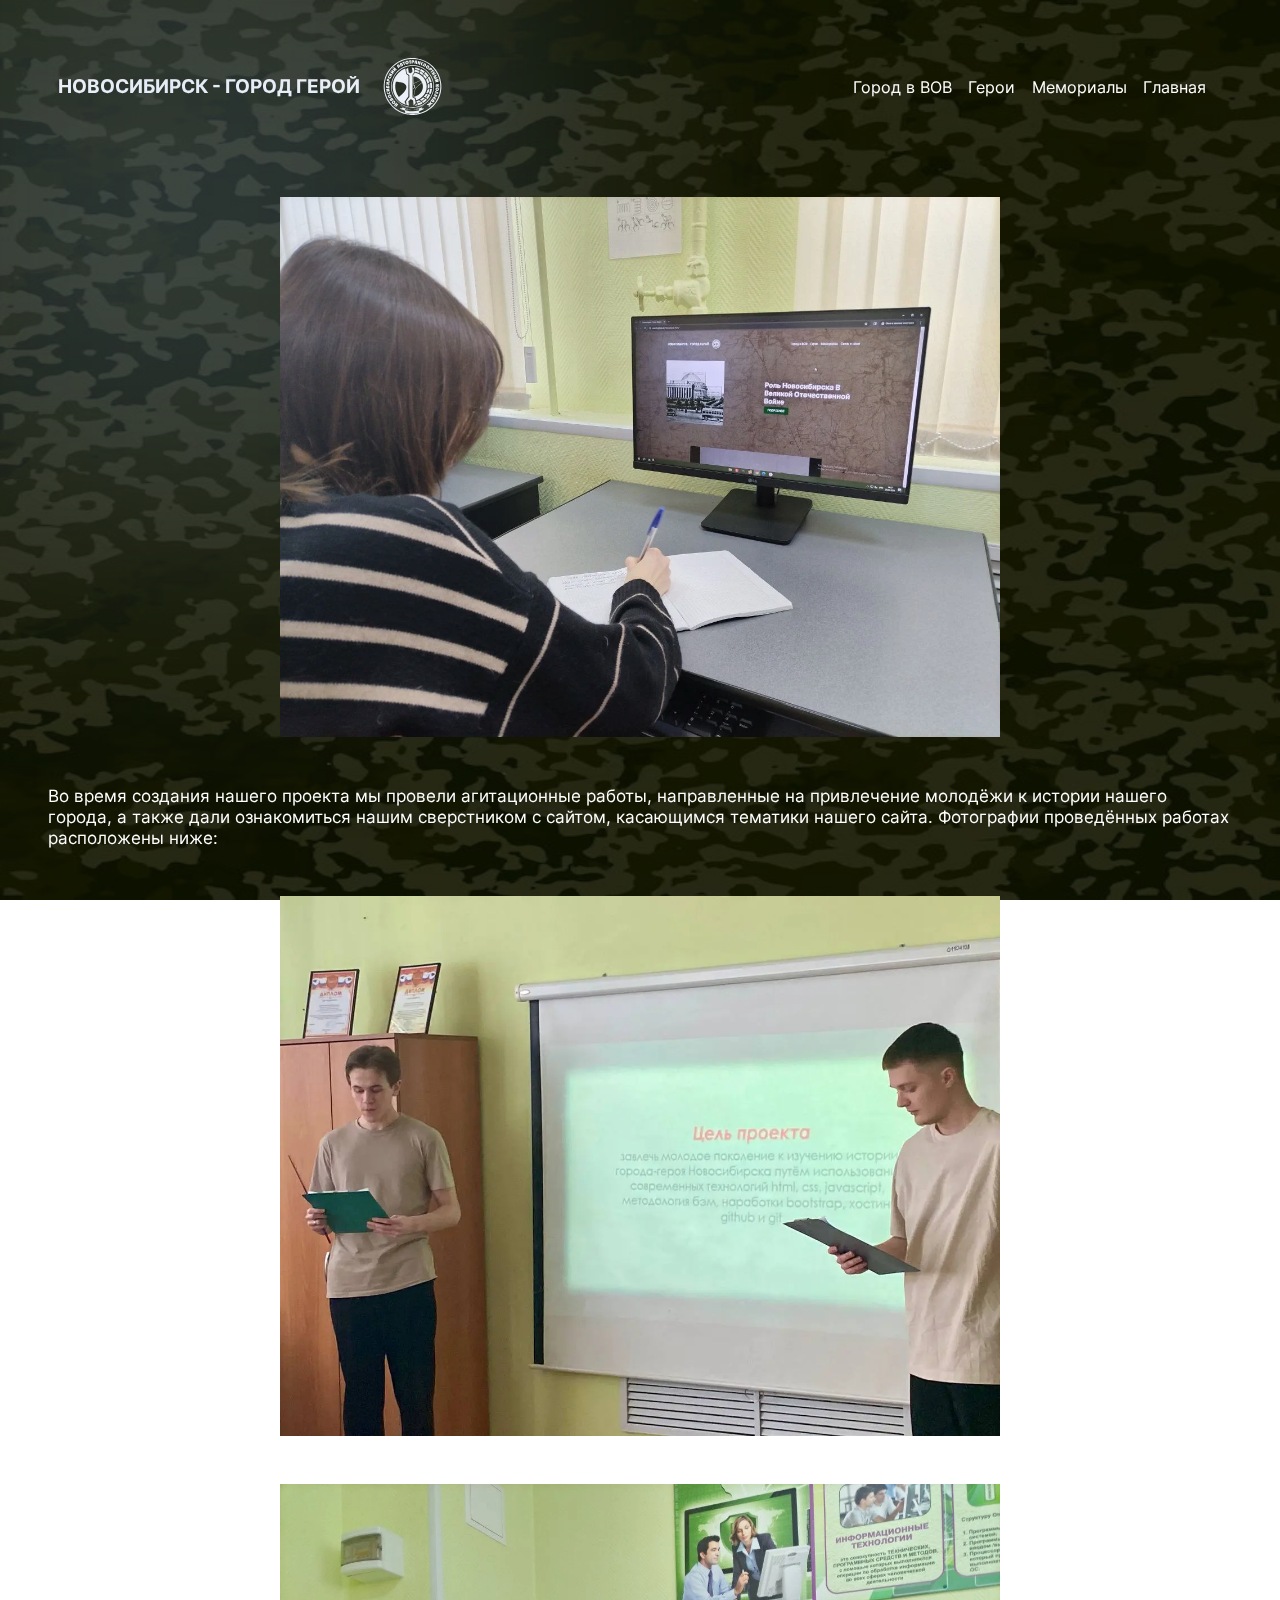
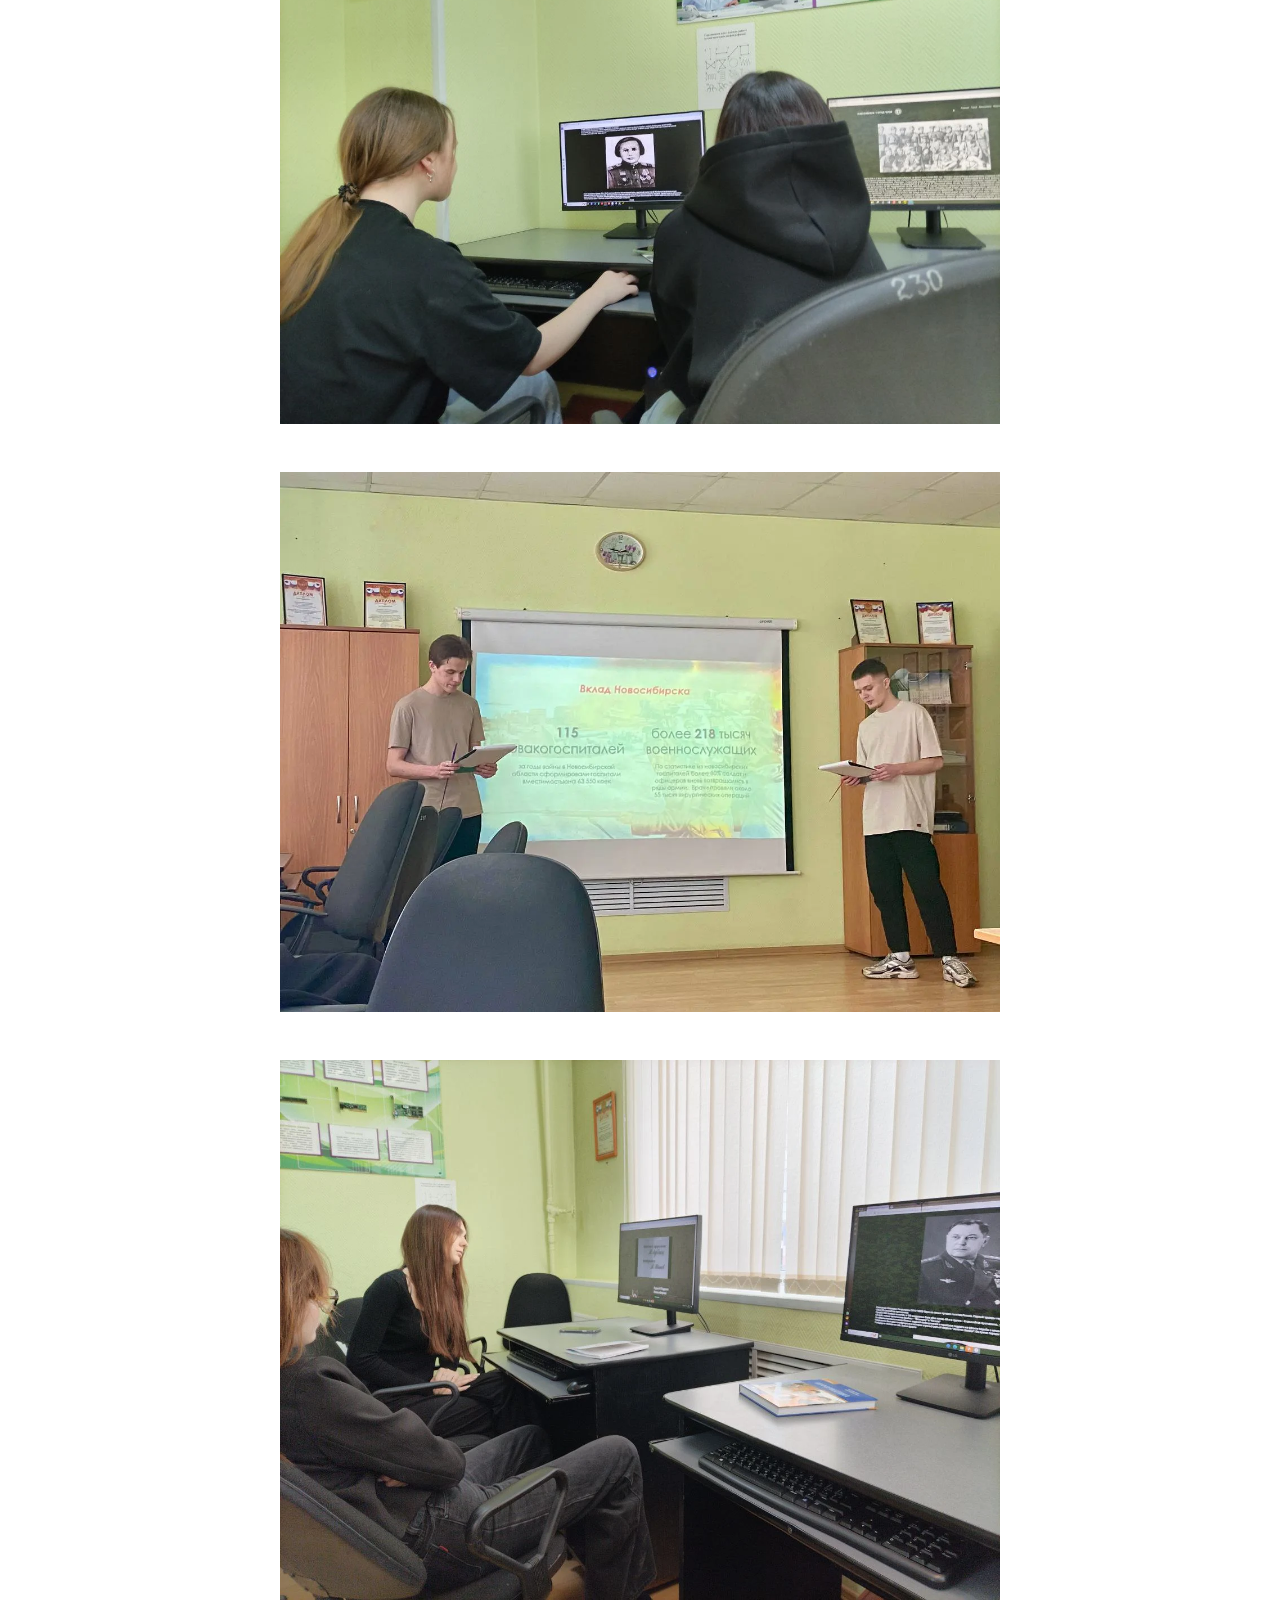
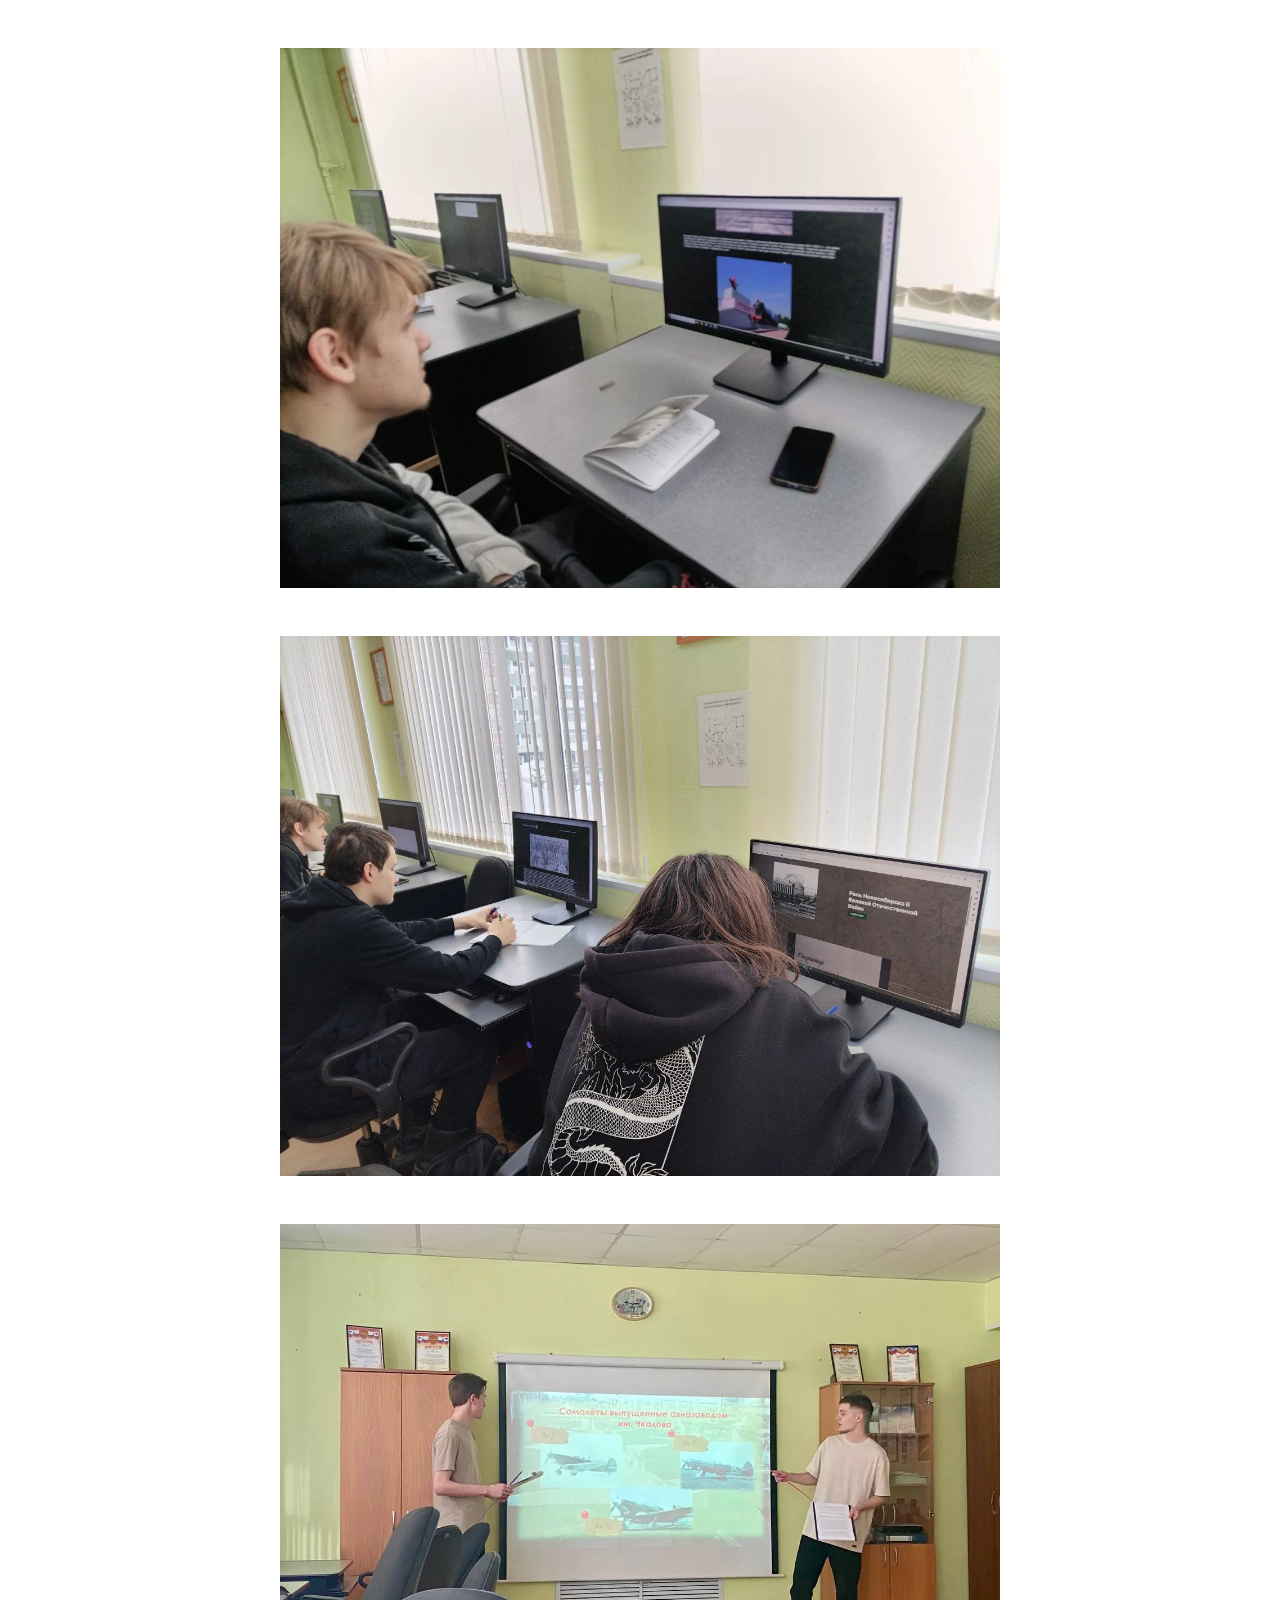
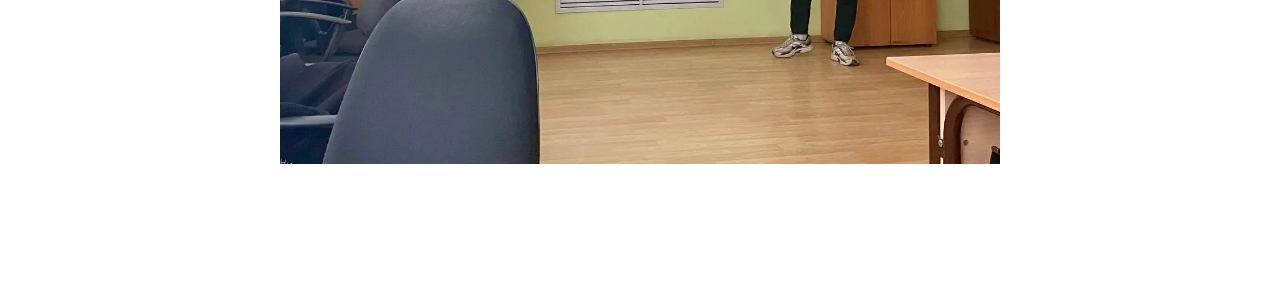
<file: pages/events.html>
<!DOCTYPE html>
<html lang="en">
  <head>
    <meta charset="UTF-8" />
    <title>Новосибирск - Город Трудовой доблести </title>
    <meta http-equiv="X-UA-Compatible" content="IE=edge" />
    <meta name="viewport" content="width=device-width, initial-scale=1.0" />
    <meta
      name="description"
      content="НАК"
    />
    <link rel="stylesheet" href="../css/style.min.css" />
  </head>
  <body>
    <img class="img-body" src="../img/main-phone.webp" alt="main-fone">
    <div class="main">
      <div class="wrapper block-center">
        <div class="ellipse ellipse_1"></div>
        <header class="header">
          <div class="header__container">
            <div class="header__logo anim" href>
              <div class="header__logo__text">Новосибирск - Город Герой</div>
               <img class="header__logo__img" src="../img/logo.svg" alt="">
            </div>
            <nav class="header__nav menu">
                <div class="header__nav-link anim">
                  <a href="./nsk.html">Город в ВОВ</a>
                </div>
                <div class="header__nav-link anim">
                  <a href="./heroes.html">Герои</a>
                </div>
                <div class="header__nav-link anim">
                  <a href="./memorials.html">Мемориалы</a>
                </div>
                <div class="header__nav-link anim">
                  <a href="../index.html">Главная</a>
                </div>
              </nav>
            <div class="burger">
              <div class="menu-btn anim">
                <span></span>
                <span></span>
                <span></span>
              </div>
            </div>
          </div>
        </header>
        <div class="margin-bottom-80px"></div>
        <div class="margin-bottom-10px"></div>
        <div class="margin-bottom-10px"></div>
        <section class="hero block-flex" id="hero">
            <img src="../img/ev (1).webp" class="img-ad text-center block-flex block-center">
            <div class="margin-bottom-50px"></div>
              <p>Во время создания нашего проекта мы провели агитационные работы, направленные на привлечение молодёжи к истории нашего города, а также дали ознакомиться нашим сверстником с сайтом, касающимся тематики нашего сайта. Фотографии проведённых работах расположены ниже:
                </p>
                <div class="margin-bottom-50px"></div>
                <img src="../img/ev (2).webp" class="img-ad text-center block-flex block-center">
                <div class="margin-bottom-50px"></div>
                <img src="../img/ev (3).webp" class="img-ad text-center block-flex block-center">
                <div class="margin-bottom-50px"></div>

                <img src="../img/ev (4).webp" class="img-ad text-center block-flex block-center">
                <div class="margin-bottom-50px"></div>
                <img src="../img/ev (5).webp" class="img-ad text-center block-flex block-center">
                <div class="margin-bottom-50px"></div>
                <img src="../img/ev (6).webp" class="img-ad text-center block-flex block-center">
                <div class="margin-bottom-50px"></div>
                <div class="margin-bottom-50px"></div>
                <img src="../img/ev (7).webp" class="img-ad text-center block-flex block-center">
                <div class="margin-bottom-50px"></div>
                <div class="margin-bottom-50px"></div>
                <img src="../img/ev (8).webp" class="img-ad text-center block-flex block-center">
                <div class="margin-bottom-50px"></div>
              <div class="margin-bottom-10px"></div>
        </section>
          <div class="margin-bottom-10px"></div>
          <div class="root text-center">
            <p>© НАК</p>
          </div>
    </div>
    <script src="https://cdnjs.cloudflare.com/ajax/libs/jquery/3.3.1/jquery.min.js"></script>
    <script src="../js/main.min.js"></script>
  </body>
</html>
</file>
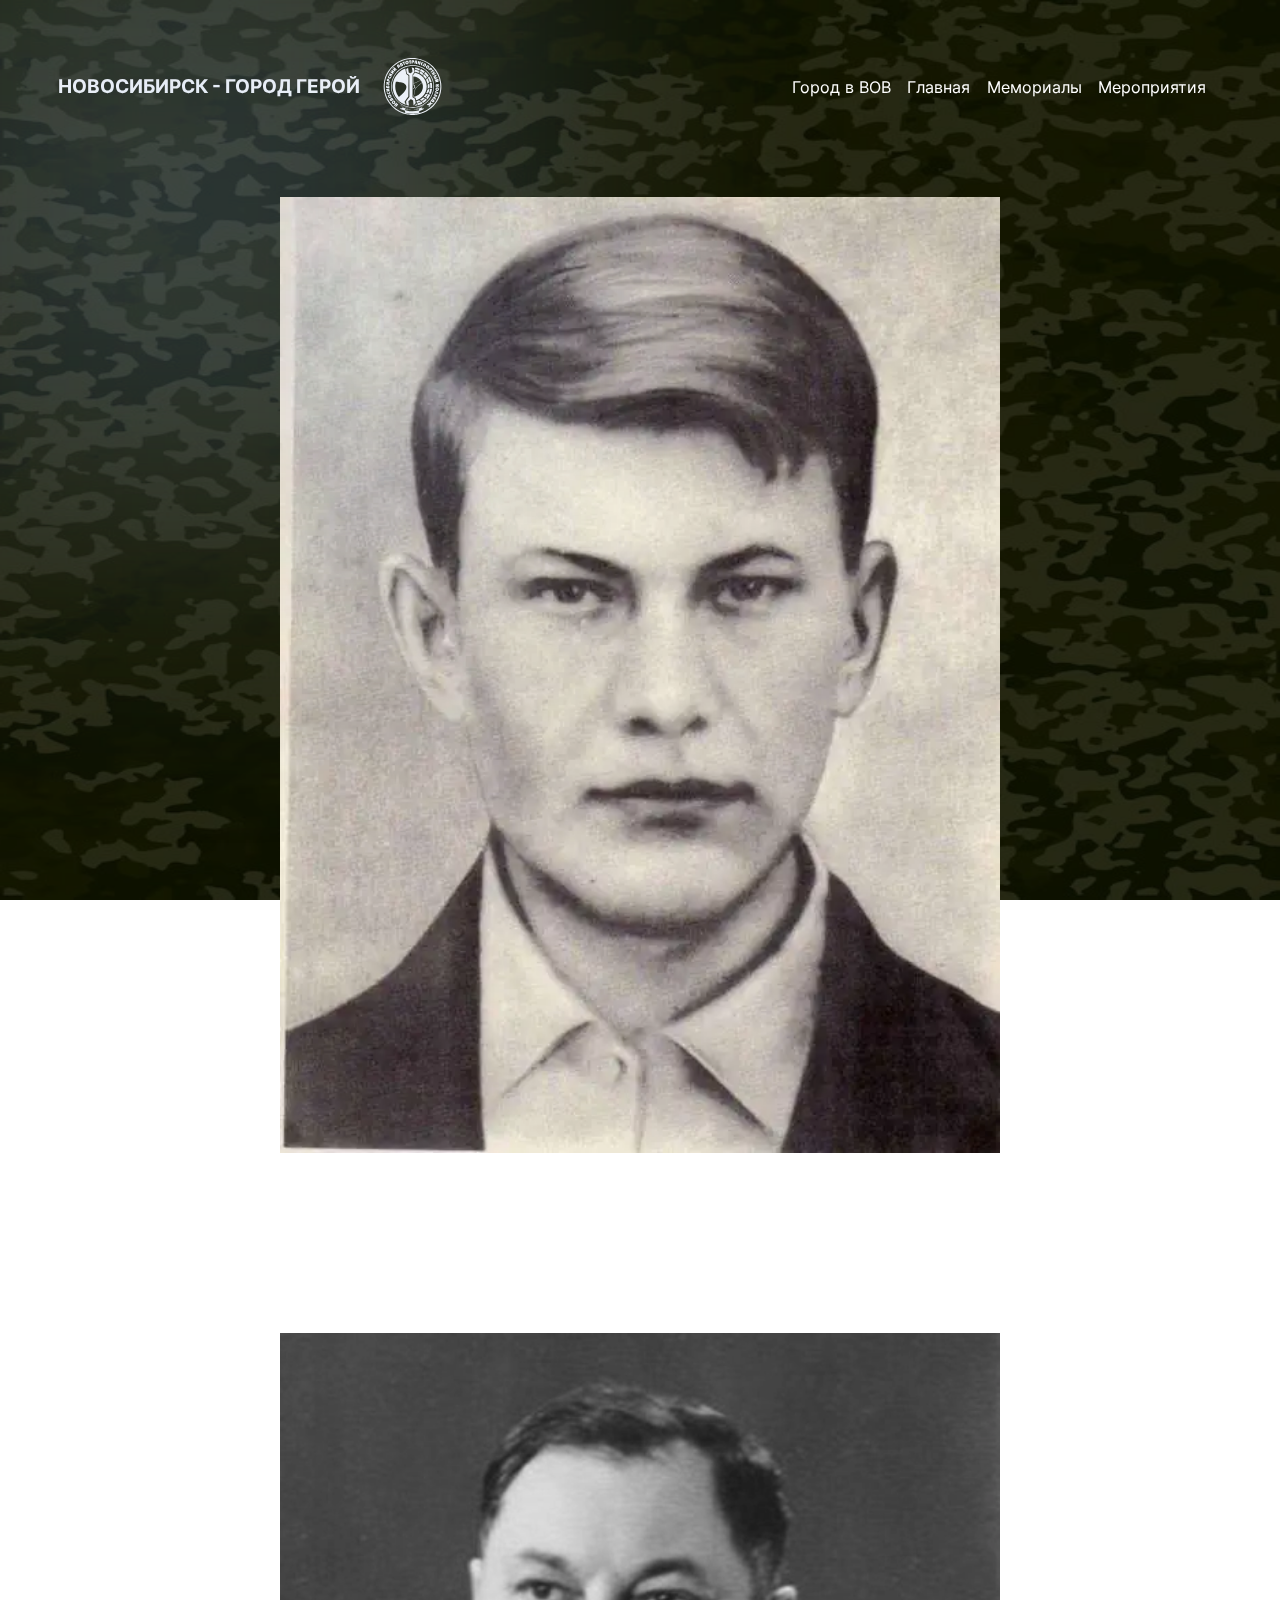
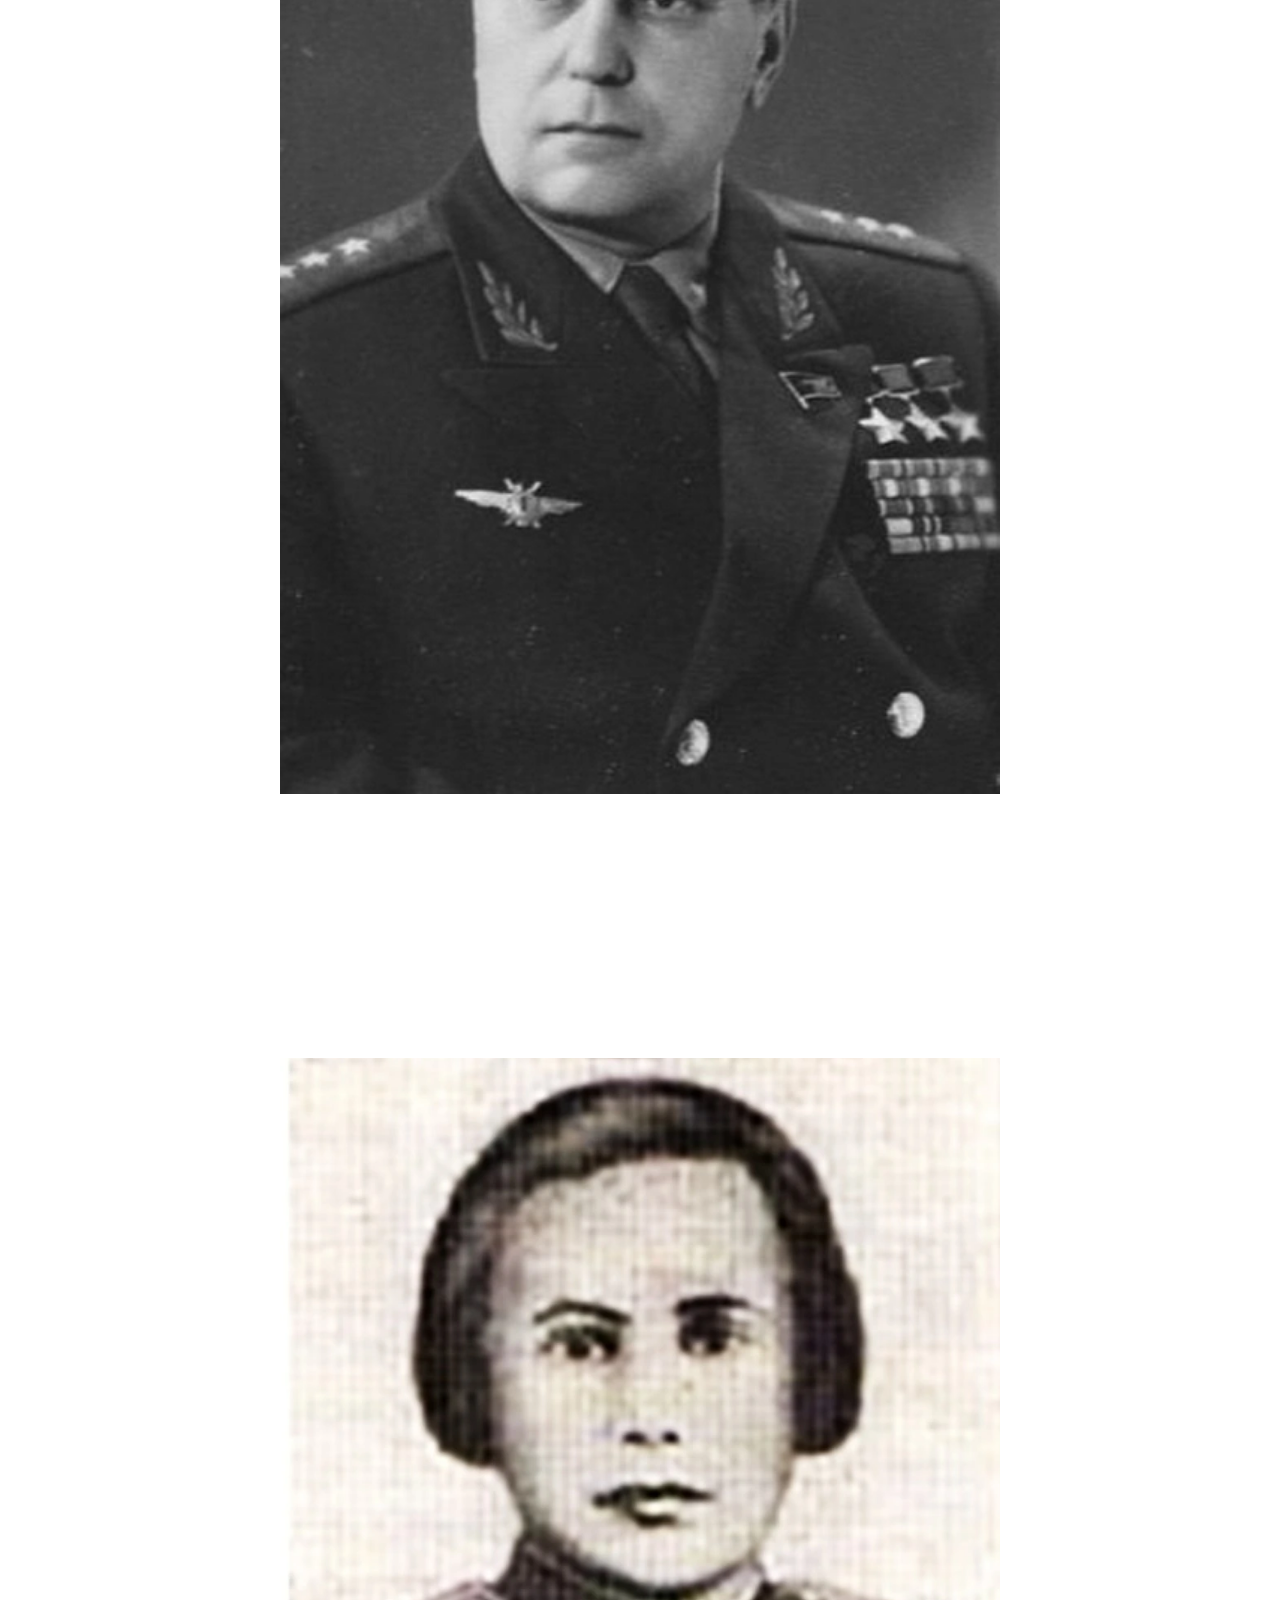
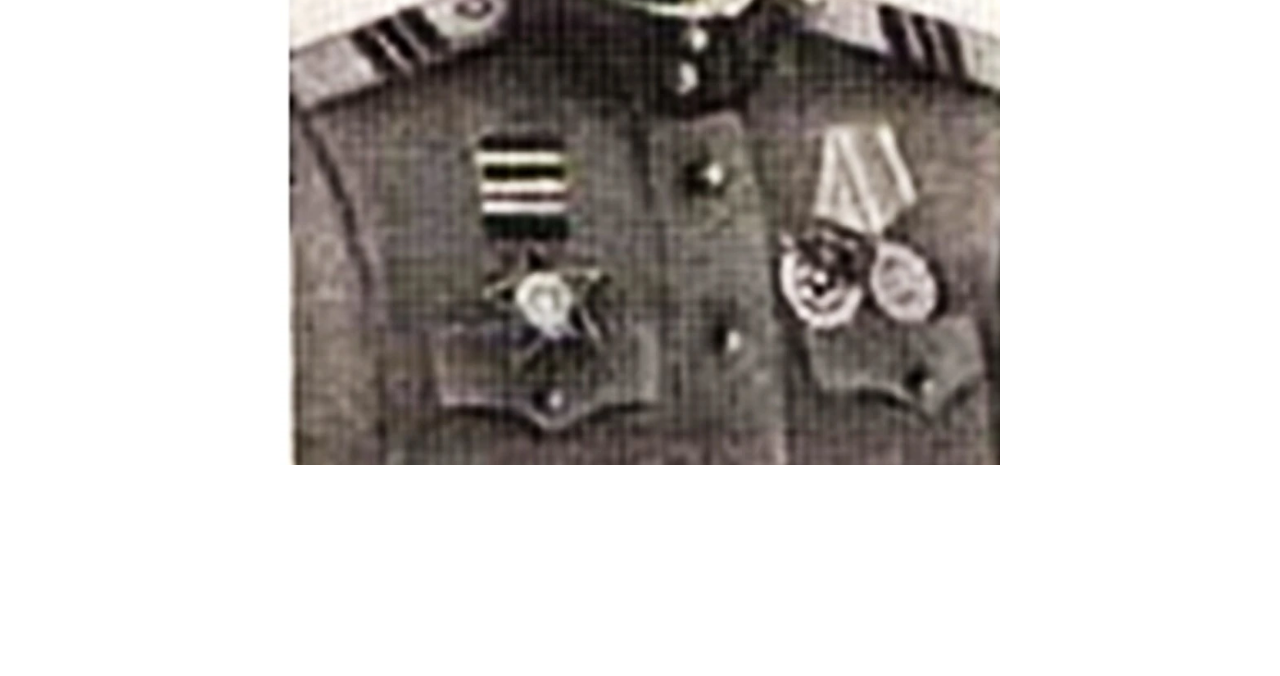
<file: pages/heroes.html>
<!DOCTYPE html>
<html lang="en">
  <head>
    <meta charset="UTF-8" />
    <title>Новосибирск - Город Трудовой доблести </title>
    <meta http-equiv="X-UA-Compatible" content="IE=edge" />
    <meta name="viewport" content="width=device-width, initial-scale=1.0" />
    <meta
      name="description"
      content="НАК"
    />
    <link rel="stylesheet" href="../css/style.min.css" />
  </head>
  <body>
    <img class="img-body" src="../img/main-phone.webp" alt="main-fone">
    <div class="main">
      <div class="wrapper block-center">
        <div class="ellipse ellipse_1"></div>
        <header class="header">
          <div class="header__container">
            <div class="header__logo anim" href>
              <div class="header__logo__text">Новосибирск - Город Герой</div>
               <img class="header__logo__img" src="../img/logo.svg" alt="">
            </div>
            <nav class="header__nav menu">
                <div class="header__nav-link anim">
                  <a href="./nsk.html">Город в ВОВ</a>
                </div>
                <div class="header__nav-link anim">
                  <a href="../index.html">Главная</a>
                </div>
                <div class="header__nav-link anim">
                  <a href="./memorials.html">Мемориалы</a>
                </div>
                <div class="header__nav-link anim">
                  <a href="./events.html">Мероприятия</a>
                </div>
              </nav>
            <div class="burger">
              <div class="menu-btn anim">
                <span></span>
                <span></span>
                <span></span>
              </div>
            </div>
          </div>
        </header>
        <div class="margin-bottom-80px"></div>
        <div class="margin-bottom-10px"></div>
        <div class="margin-bottom-10px"></div>
        <section class="hero block-flex" id="hero">
            <img src="../img/hero1.webp" class="img-ad text-center block-flex block-center">
            <div class="margin-bottom-50px"></div>
              <p>Борис Андреевич Богатков (1922-1943) русский поэт, герой Великой Отечественной Войны. В бою под Москвой в 1941 году Борис совершил свой первый подвиг - спас раненого товарища. Богатков получил контузию и был демобилизован, но едва начав ходить он вернулся в строй. Во время штурма вражеской укреплённой высоты 11 августы 1943 года, Борис поднялся во весь рост и с песней повёл в атаку автоматчиков своего взвода. Высоты были взяты, однако Борис Богатков погиб в этом бою.
                </p>
                <div class="margin-bottom-50px"></div>
                <img src="../img/hero2.webp" class="img-ad text-center block-flex block-center">
                <div class="margin-bottom-50px"></div>
                  <p>Александр Иванович Покрышкин (1913-1985) Один из самых лучших пилотов России. Первый трижды герой Советского Союза. За годы войны:
                    <br> Сбил 59 самолётов противника; 
                    <br> Провёл 650 боевых вылетов, в 156 воздушных боях сбил лично 46 и в группе - 6 самолётов противника. ; 
                    <br> Он внёс новые тактические приёмы - "Этажерку" и "Качели" 
                    <br> За образцовое выполнение боевых заданий командования и геройские подвиги на фронте борьбы с немецко-фашистскими захватчиками Покрышкин был удостоен(впервые в истории страны)третьей медали "Золотая Звезда". Во время парада Победы 1945 года 24 июня на Красной Площади в Москве он нёс Знамя фронта
                  </p>
                <div class="margin-bottom-50px"></div>
                <img src="../img/hero3.webp" class="img-ad text-center block-flex block-center">
                <div class="margin-bottom-50px"></div>
                  <p>Ольга Васильевна Жилина (1914-1944) участница Великой Отечественной Войны, санитарный инструктор 22-й Сибирской добровольческой дивизии. В бою под Ригой в октябре 1944 года Ольга за три дня вынесла из под огня 75 раненных солдат и офицеров. Однако фашисты обстреляли сарай, который был лазаретом, осколком снаряда санитарку смертельно ранило. Ольга Жилина кавалер 3-х боевых орденов, втом числе Ордена Отечественной войны 1 степени, который был ей присужден посмертно.
                    </p>                                    
              <div class="margin-bottom-10px"></div>
        </section>
          <div class="margin-bottom-10px"></div>
          <div class="root text-center">
            <p>© НАК</p>
          </div>
    </div>
    <script src="https://cdnjs.cloudflare.com/ajax/libs/jquery/3.3.1/jquery.min.js"></script>
    <script src="../js/main.min.js"></script>
  </body>
</html>
</file>
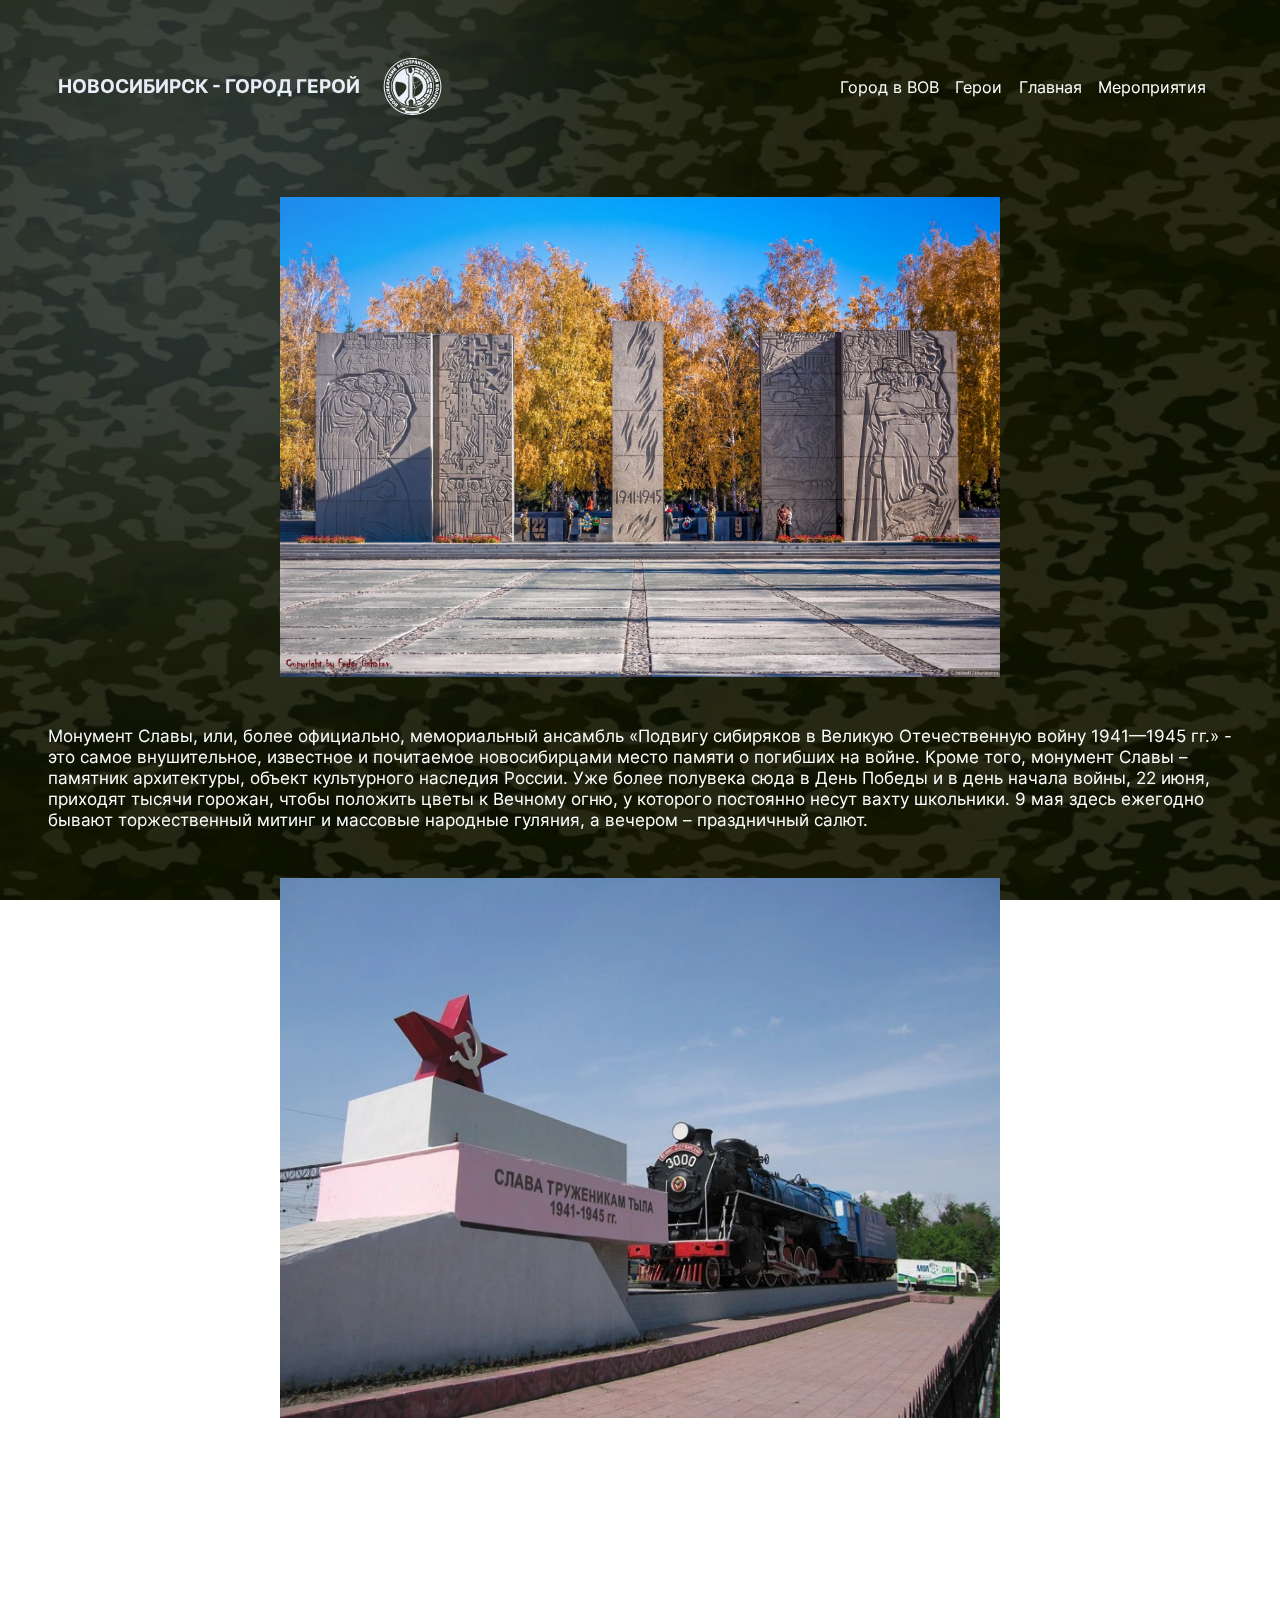
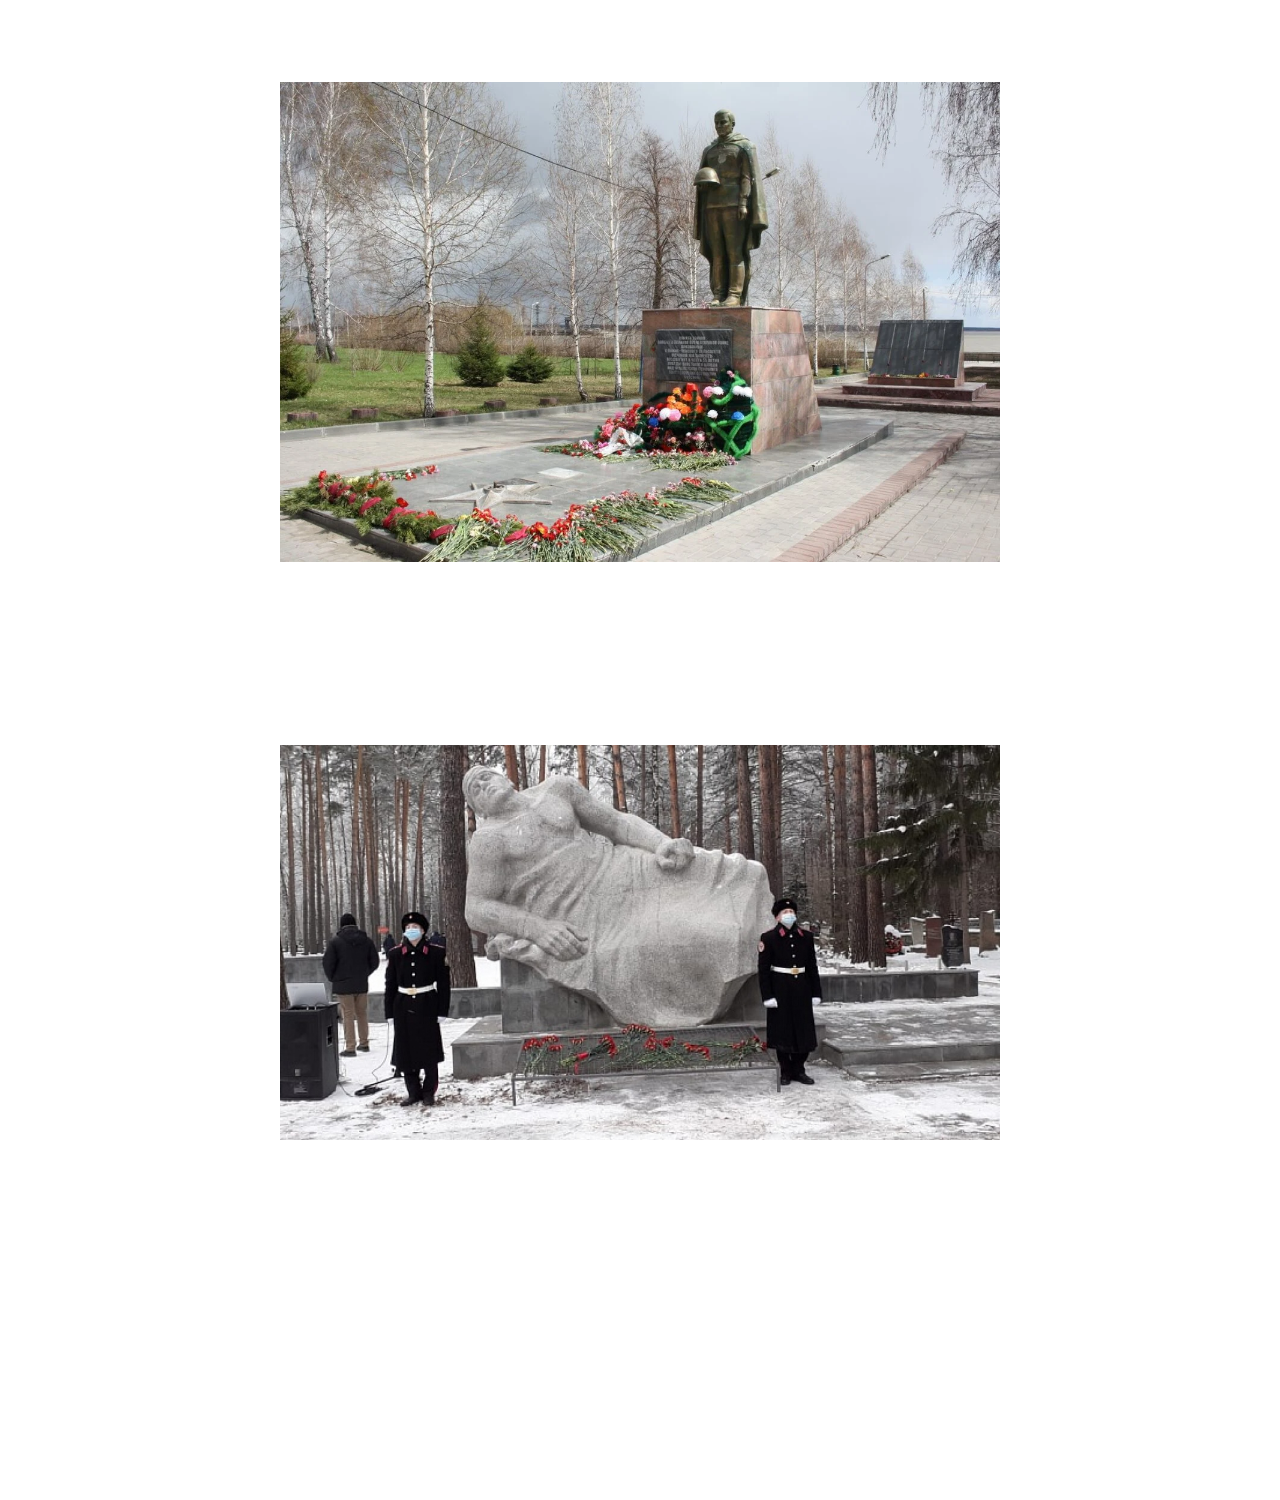
<file: pages/memorials.html>
<!DOCTYPE html>
<html lang="en">
  <head>
    <meta charset="UTF-8" />
    <title>Новосибирск - Город Трудовой доблести </title>
    <meta http-equiv="X-UA-Compatible" content="IE=edge" />
    <meta name="viewport" content="width=device-width, initial-scale=1.0" />
    <meta
      name="description"
      content="НАК"
    />
    <link rel="stylesheet" href="../css/style.min.css" />
  </head>
  <body>
    <img class="img-body" src="../img/main-phone.webp" alt="main-fone">
    <div class="main">
      <div class="wrapper block-center">
        <div class="ellipse ellipse_1"></div>
        <header class="header">
          <div class="header__container">
            <div class="header__logo anim">
              <div class="header__logo__text">Новосибирск - Город Герой</div>
               <img class="header__logo__img" src="../img/logo.svg" alt="">
            </div>
            <nav class="header__nav menu">
                <div class="header__nav-link anim">
                  <a href="./nsk.html">Город в ВОВ</a>
                </div>
                <div class="header__nav-link anim">
                  <a href="./heroes.html">Герои</a>
                </div>
                <div class="header__nav-link anim">
                  <a href="../index.html">Главная</a>
                </div>
                <div class="header__nav-link anim">
                  <a href="./events.html">Мероприятия</a>
                </div>
              </nav>
            <div class="burger">
              <div class="menu-btn anim">
                <span></span>
                <span></span>
                <span></span>
              </div>
            </div>
          </div>
        </header>
        <div class="margin-bottom-80px"></div>
        <div class="margin-bottom-10px"></div>
        <div class="margin-bottom-10px"></div>
        <section class="hero block-flex" id="hero">
            <img src="../img/img1.webp" class="img-ad text-center block-flex block-center">
            <div class="margin-bottom-50px"></div>
              <p>Монумент Славы, или, более официально,  мемориальный ансамбль «Подвигу сибиряков в Великую Отечественную войну 1941—1945 гг.» - это самое внушительное, известное и почитаемое новосибирцами место памяти о погибших на войне. Кроме того, монумент Славы – памятник архитектуры, объект культурного наследия России. Уже более полувека сюда в День Победы и в день начала войны, 22 июня, приходят тысячи горожан, чтобы положить цветы к Вечному огню, у которого постоянно несут вахту школьники. 9 мая здесь ежегодно бывают торжественный митинг и массовые народные гуляния, а вечером – праздничный салют. 
                </p>
                <div class="margin-bottom-50px"></div>
                <img src="../img/img2.webp" class="img-ad text-center block-flex block-center">
                <div class="margin-bottom-50px"></div>
                  <p>Мемориал Славы труженикам тыла 1941-1945 гг. (паровоз Лунина)
                    <br> Ул. Ивачева, 1а (путепровод над пр-том Димитрова).

                    Памятник-паровоз, установленный в честь сибиряков, самоотверженно работавших в тылу. Один из них – наш легендарный земляк, машинист Николай Лунин, Герой Труда. Его бригада ещё до войны освоила новый метод эксплуатации паровоза, позволивший вдвое  увеличить норму пробега между ремонтами. Этот грузовой паровоз ФД, юбилейный (трёхтысячный) для завода, в 1936 году был отдан персонально Лунину и его бригаде.
                    
                    Во время войны бригада водила составы в прифронтовые города. За ударный труд в 1942 году Лунин был награждён Сталинской премией, а на неё приобрёл эшелон угля для фронта, сам доставив его в только что освобождённый Сталинград.
                    
                    Паровоз продолжал свою работу и после войны, а с 1985 года установлен в качестве памятника труженикам тыла.
                  </p>
                <div class="margin-bottom-50px"></div>
                <img src="../img/img3.webp" class="img-ad text-center block-flex block-center">
                <div class="margin-bottom-50px"></div>
                  <p>Ул. Новоморская, 14 (ОбьГЭС).

                    Каждый год празднование 9 Мая для жителей микрорайона ОбьГЭС начинается с шествия к этому мемориалу на набережной Обского моря, где увековечены имена двухсот погибших воинов. Здесь проходят торжественные митинги, курсанты несут вахту памяти.
                    
                    Внушительная фигура советского солдата, созданная в 2000 году, названа по аналогии со знаменитым Алёшей, ставшим символом освобождения Европы от фашизма.
                    
                    Недавно был обновлен весь комплекс, его отделка и благоустройство прилегающей территории. Несколько лет назад возле памятника установили боевую пушку, а теперь здесь появился новый экспонат – боевая машина пехоты.
                    </p>                                    
              <div class="margin-bottom-10px"></div>
              <img src="../img/regnum_picture_1606984657126320_social.webp" class="img-ad text-center block-flex block-center">
                <div class="margin-bottom-50px"></div>
                  <p>Мемориальное кладбище советских воинов, умерших от ран в госпиталях в годы Великой Отечественной войны
                    Заельцовское кладбище.

                    Больше двухсот тысяч раненых бойцов приняли госпитали Новосибирска за годы войны, и три четверти их них вернулись в строй. Но без потерь, конечно, не обошлось. С июля 1941 года существует воинское кладбище, сейчас это – мемориал, оформленный ажурной аркой при входе, с главной аллеей и узкими дорожками между ровными рядами солдатских могил.

                    Здесь лежат около тринадцати тысяч защитников Родины. Интересно, что уже несколько лет существует инициативная группа, успешно разыскивающая информацию о каждом из них. 


                    В центре мемориала находится четырёхметровая скульптура «Раненый воин». Неизвестно, какое воинское звание у героя этой скульптуры, но ясно, что он ведёт свой последний бой, с недугом, и умирает непобеждённым.
                    </p>                                    
              <div class="margin-bottom-10px"></div>
        </section>
          <div class="margin-bottom-100px"></div>
          <div class="margin-bottom-10px"></div>
          <div class="root text-center">
            <p>© НАК</p>
          </div>
        </div>
      </section>
    </div>
    <script src="https://cdnjs.cloudflare.com/ajax/libs/jquery/3.3.1/jquery.min.js"></script>
    <script src="../js/main.min.js"></script>
  </body>
</html>
</file>
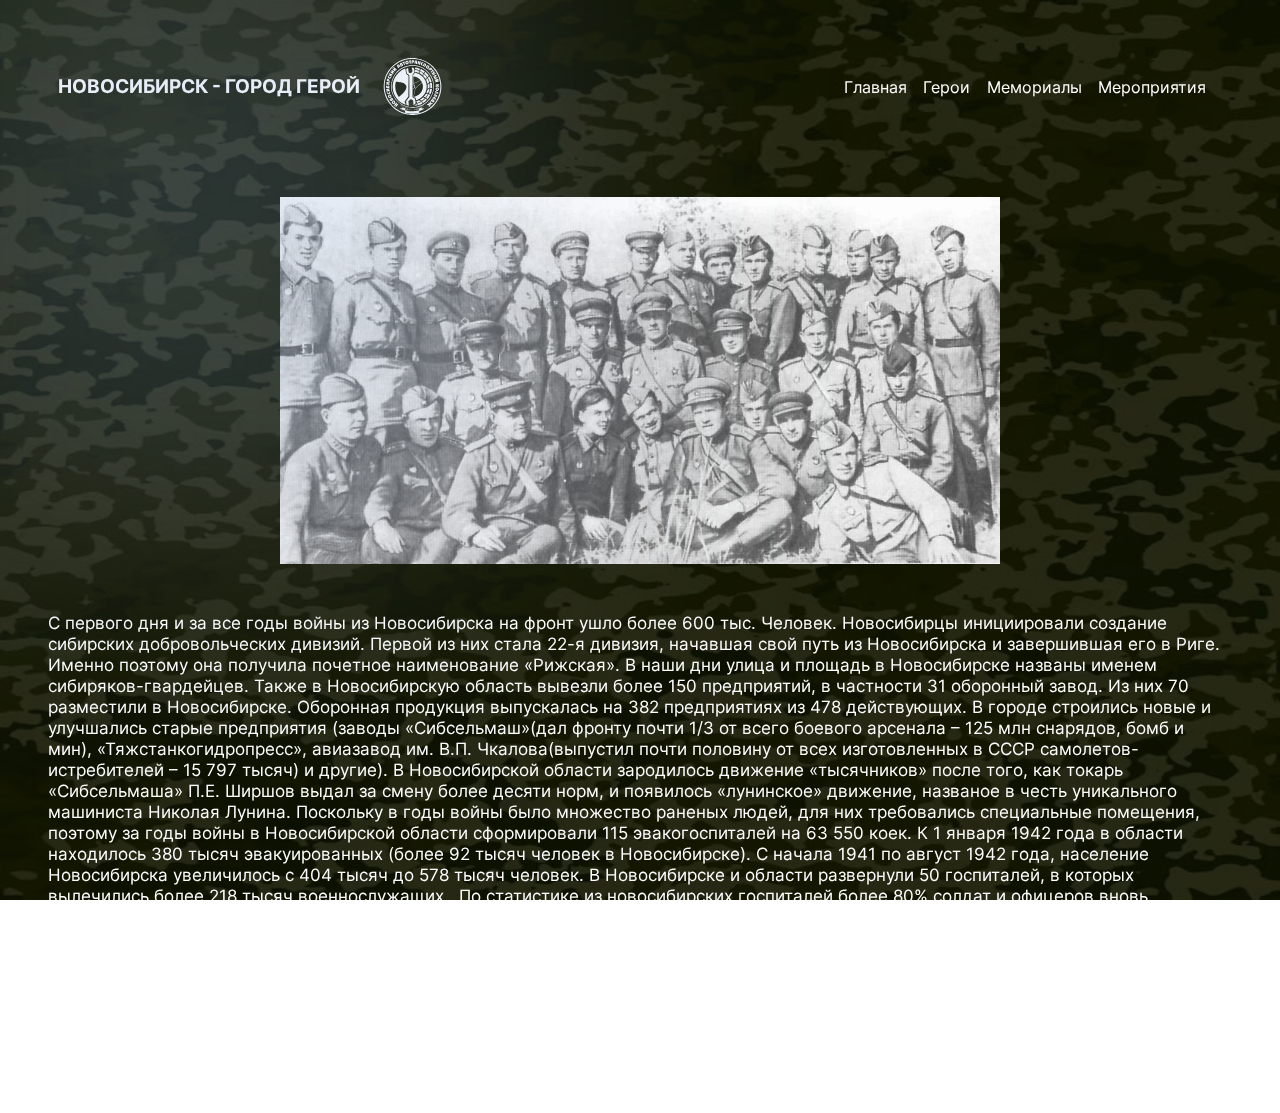
<file: pages/nsk.html>
<!DOCTYPE html>
<html lang="en">
  <head>
    <meta charset="UTF-8" />
    <title>Новосибирск - Город Трудовой доблести </title>
    <meta http-equiv="X-UA-Compatible" content="IE=edge" />
    <meta name="viewport" content="width=device-width, initial-scale=1.0" />
    <meta
      name="description"
      content="НАК"
    />
    <link rel="stylesheet" href="../css/style.min.css" />
  </head>
  <body>
    <img class="img-body" src="../img/main-phone.webp" alt="main-fone">
    <div class="main">
      <div class="wrapper block-center">
        <div class="ellipse ellipse_1"></div>
        <header class="header">
          <div class="header__container">
            <div class="header__logo anim">
              <div class="header__logo__text">Новосибирск - Город Герой</div>
               <img class="header__logo__img" src="../img/logo.svg" alt="">
            </div>
            <nav class="header__nav menu">
                <div class="header__nav-link anim">
                  <a href="../index.html">Главная</a>
                </div>
                <div class="header__nav-link anim">
                  <a href="./heroes.html">Герои</a>
                </div>
                <div class="header__nav-link anim">
                  <a href="./memorials.html">Мемориалы</a>
                </div>
                <div class="header__nav-link anim">
                  <a href="./events.html">Мероприятия</a>
                </div>
              </nav>
            <div class="burger">
              <div class="menu-btn anim">
                <span></span>
                <span></span>
                <span></span>
              </div>
            </div>
          </div>
        </header>
        <div class="margin-bottom-80px"></div>
        <div class="margin-bottom-10px"></div>
        <div class="margin-bottom-10px"></div>
        <section class="hero block-flex" id="hero">
            <img src="../img/nsk1.webp" class="img-ad text-center block-flex block-center">
            <div class="margin-bottom-50px"></div>
              <p>С первого дня и за все годы войны из Новосибирска на фронт ушло более 600 тыс. Человек. Новосибирцы инициировали создание сибирских добровольческих дивизий. Первой из них стала 22-я дивизия, начавшая свой путь из Новосибирска и завершившая его в Риге. Именно поэтому она получила почетное наименование «Рижская». В наши дни улица и площадь в Новосибирске названы именем сибиряков-гвардейцев.
                  Также в Новосибирскую область вывезли более 150 предприятий, в частности 31 оборонный завод. Из них 70 разместили в Новосибирске.
                  Оборонная продукция выпускалась на 382 предприятиях из 478 действующих. В городе строились новые и улучшались старые предприятия (заводы «Сибсельмаш»(дал фронту почти 1/3 от всего боевого арсенала – 125 млн снарядов, бомб и мин), «Тяжстанкогидропресс», авиазавод им. В.П. Чкалова(выпустил почти половину от всех изготовленных в СССР самолетов-истребителей – 15 797 тысяч) и другие). В Новосибирской области зародилось движение «тысячников» после того, как токарь «Сибсельмаша» П.Е. Ширшов выдал за смену более десяти норм, и появилось «лунинское» движение, названое в честь уникального машиниста Николая Лунина.
                  Поскольку в годы войны было множество раненых людей, для них требовались специальные помещения, поэтому за годы войны в Новосибирской области сформировали 115 эвакогоспиталей на 63 550 коек.  К 1 января 1942 года в области находилось 380 тысяч эвакуированных (более 92 тысяч человек в Новосибирске). С начала 1941 по август 1942 года, население Новосибирска увеличилось с 404 тысяч до 578 тысяч человек. В Новосибирске и области развернули 50 госпиталей, в которых вылечились более 218 тысяч военнослужащих.  По статистике из новосибирских госпиталей более 80% солдат и офицеров вновь возвращались в ряды армии.  Врачи провели около 55 тысяч хирургических операций. Более 50 тысяч новосибирцев стали донорами. Между Новосибирском и фронтом курсировали 80 санитарных поездов.
                </p>
              <div class="margin-bottom-10px"></div>
        </section>
          <div class="margin-bottom-100px"></div>
          <div class="margin-bottom-10px"></div>
          <div class="root text-center">
            <p>© НАК</p>
          </div>
        </div>
      </section>
    </div>
    <script src="https://cdnjs.cloudflare.com/ajax/libs/jquery/3.3.1/jquery.min.js"></script>
    <script src="../js/main.min.js"></script>
  </body>
</html>
</file>
<file: css/style.min.css>
@charset "UTF-8";.menu-btn span,.text-btn{background-color:#014724}.burger,.menu-btn.active span:first-of-type{display:none}.header__logo,.text-btn{text-transform:uppercase}.header__logo,h1,h2,h5,h6{font-family:Inter-Bold;font-weight:700;font-style:normal}.footer .wrapper,.footer__content,.info-block,.text-center{text-align:center}.text-btn{width:16.7rem;height:4.8rem;color:#fff;border-radius:8px;border:none;position:relative;backface-visibility:hidden;transition:.4s;cursor:pointer;font-size:1.8rem}.text-btn:hover{transform:translateY(-1rem);transition:.4s;box-shadow:0 4px 8px 1px rgba(0,114,15,.57)}.burger{justify-content:flex-end;z-index:20;cursor:pointer}.burger .menu-btn{width:0;height:30px;position:relative;z-index:2;overflow:hidden;transition:1s;transform:rotate(90deg)}.html.static,body,html{overflow-y:scroll}.burger .menu-btn.animated{transform:rotate(0);width:30px}.menu-btn span{width:30px;height:2px;position:absolute;top:50%;left:50%;transform:translate(-50%,-50%);transition:.5s}.menu-btn span:nth-of-type(2){top:calc(50% - 5px)}.menu-btn span:nth-of-type(3){top:calc(50% + 5px)}.menu-btn.active span:nth-of-type(2){top:50%;transform:translate(-50%,0) rotate(45deg)}.menu-btn.active span:nth-of-type(3){top:50%;transform:translate(-50%,0) rotate(-45deg)}.menu.active{transform:scaleY(1);transition:transform .8s}.menu li{list-style-type:none}.header{width:100%;color:#fdfcfc;height:7.5rem;padding:1rem}.header__container{display:flex;justify-content:space-between;align-items:center}.header__logo{font-size:2rem;color:#fff;opacity:0;transition:1s;display:flex;justify-content:center;align-items:center}.header__nav-link,.main p{font-family:Inter-Regular}.header__logo__text{margin-right:1.5rem}.header__logo.animated{opacity:1}.header__logo__img{height:6rem;width:8rem}.branding__collage,.header__nav{display:flex}.info-block{width:100vw;height:5rem;top:13rem;padding-top:1.7rem;position:absolute;font-size:2.5rem;z-index:100;background-color:#014724}.header__nav-link{font-style:normal;font-weight:400;font-size:1.8rem;position:relative;transition:1.3s linear;opacity:0;transform:translateX(-30px);padding:0;margin-right:1.7rem}.header__nav-link.animated{transform:translateX(0);opacity:1}.header__nav-link:hover{transition:.3s;transform:translateY(-5px)}.header__nav-link a{transition:.3s}.header__nav-link a:hover{transition:.3s;color:#133623}.img-ad{height:auto;width:100%;max-width:720px}.block-center{margin:auto}.block-flex{display:block;justify-content:center;align-items:center}.vh_normal{width:65rem;height:65rem}.margin-bottom-10px{margin-bottom:1rem}.margin-bottom-20px{margin-bottom:2rem}.margin-bottom-30px{margin-bottom:3rem}.margin-bottom-50px{margin-bottom:5rem}.margin-bottom-80px{margin-bottom:8rem}.margin-bottom-100px{margin-bottom:10rem}.margin-bottom-150px{margin-bottom:15rem}@font-face{font-family:Inter-Bold;src:url(../fonts/Inter/static/Inter-Bold.ttf)}@font-face{font-family:Inter-Regular;src:url(../fonts/Inter/static/Inter-Regular.ttf)}@font-face{font-family:Inter-Light;src:url(../fonts/Inter/static/Inter-Light.ttf)}*,::after,::before{margin:0;padding:0;box-sizing:border-box}@media (max-width:720){.main p{font-size:3rem}}body,html{font-size:62.5%;color:#fff;overflow-x:hidden;min-height:100%}.img-body{display:block;filter:brightness(40%);position:fixed;opacity:1;left:0;top:0;width:100vw;height:100vh}@media (max-width:1320px){body,html{font-size:60%}}@media (max-width:1255px){body,html{font-size:58%}}@media (max-width:1188px){body,html{font-size:54%}}@media (max-width:1100px){body,html{font-size:50%}}@media (max-width:1010px){body,html{font-size:48%}}@media (max-width:930px){body,html{font-size:45%}}@media (max-width:855px){body,html{font-size:40%}}@media (max-width:780px){body,html{font-size:35%}}@media (max-width:750px){body,html{font-size:30%}.main a,.main p{font-size:3rem}}@media (max-width:600px){body,html{font-size:28%}}@media (max-width:555px){body,html{font-size:27%}}@media (max-width:518px){body,html{font-size:26%}}@media (max-width:490px){body,html{font-size:24%}}@media (max-width:450px){body,html{font-size:22%}}@media (max-width:420px){.text-btn{width:24rem;font-size:2.5rem;padding:0 3.2rem;height:6.8rem;margin:2.4rem 0 4.8rem}.burger{display:flex}.menu{width:100vw;height:100vh;position:fixed;top:0;left:0;padding:5px;z-index:10;background:#128049;transform:scaleY(0);transition:transform .8s;backface-visibility:hidden}.header__nav{flex-direction:column;text-align:center;justify-content:center}.header__nav-link{margin-bottom:5.5rem}.header__nav-link a{font-size:4rem;font-weight:700}body,html{font-size:30%}}@media (max-width:285px){body,html{font-size:29%}}@media (max-width:276px){body,html{font-size:27%}}@media (max-width:262px){body,html{font-size:24%}}@media (max-width:172px){body,html{font-size:17%}}@media (max-width:126px){body,html{font-size:14%}}.wrapper{max-width:1440px;padding:5rem;position:relative}h1,h2,h5,h6{font-size:4.4rem;text-transform:capitalize}.main p,h5{font-weight:400}.main p,h5,h6{font-size:1.8rem}h5,h6{font-family:Inter-Light}h6{font-weight:700}.main a{color:#fff;text-decoration:none;font-size:1.7rem}.branding__content,.contact__content,.custom__content,.footer__content,.hero__content{display:flex;align-items:center;justify-content:space-between}.hero__text.anim.animated .hero__image.anim.animated img{height:21rem}.branding__text,.contact__text,.custom__text,.footer__text,.hero__text{width:60rem}.branding__text a,.branding__text h2,.contact__text a,.contact__text h2,.custom__text a,.footer__text a,.footer__text h2,.hero__text a,.hero__text h1{font-size:4.2rem}.hero__text{opacity:0;transform:rotateX(-20px);transition:1.8s}.hero__text.animated{opacity:1;transform:rotateX(0)}.branding__text,.contact__text,.custom__text{transform:scale(0);transition:1.8s;opacity:0}.branding__text.animated,.contact__text.animated,.custom__text.animated{transform:scale(1);opacity:1}.branding__image img,.contact__image img,.custom__image img,.footer__image img,.hero__image img{width:45rem;height:45rem;opacity:0;transition:1.8s;transform:translateY(20px)}.branding__collage img{width:18rem;height:20rem;margin-right:1rem}.branding__image.animated img,.contact__image.animated img,.custom__image.animated img,.footer__image.animated img,.hero__image.animated img{opacity:1;transform:translateY(0)}.ellipse{background:rgba(142,173,213,.24);filter:blur(153px);width:67.9rem;height:67.9rem;position:absolute}.ellipse_1{transform:translate(-28%,-28%)}.ellipse_2{transform:translate(166%,-50%)}.contact__content,.footer,.testimonial__card{background-color:#f6f6f6}.arrow{font-size:9rem!important;position:relative;animation:1s linear infinite alternate forwards arrowRigth}@keyframes arrowRigth{0%{left:0}100%{left:30px}}@keyframes arrowBottom{0%{top:0}100%{top:20px}}.companies__content h6{color:#667085}.companies__logos{display:flex;justify-content:center;transition:2s;width:0}.companies__logos.animated{width:73%}.companies__logos video{height:53rem;width:100%}@media (max-width:420px){.main a{font-size:4rem}.branding__content,.contact__content,.custom__content,.footer__content,.hero__content{flex-direction:column;text-align:center}.branding h1,.branding h2,.contact h1,.contact h2,.custom h1,.custom h2,.footer h1,.footer h2,.hero h1,.hero h2{margin-bottom:6rem}.branding__box,.contact__box,.custom__box,.footer__box,.hero__box{margin:auto auto 7.2rem}.ellipse_1{transform:translate(-34%,-56%);background:rgba(135,166,207,.24)}.ellipse_2{transform:translate(105%,-53%);background:rgba(135,166,207,.24)}.arrow{writing-mode:vertical-rl;font-size:9rem;animation:1s linear infinite alternate forwards arrowBottom}.companies__content h6{font-size:15px}.companies__logos img{width:10rem;height:4.8rem}.companies__logos video{width:53rem;height:30rem}}@media (max-width:310px){.companies__logos img{width:7rem;height:5.8rem}}.testimonial__container{display:flex;justify-content:space-between}.testimonial__text h2,.testimonial__text p{transform:translateY(30px);opacity:0;transition:2s}.testimonial__text h2.animated,.testimonial__text p.animated{transform:translateY(0);opacity:1}.testimonial__card{width:32%;padding:3.2rem;transition:2s;transform:skew(25deg);opacity:0;color:#000}.testimonial__card.animated{transform:skew(0);opacity:1}.testimonial__card img{width:30rem;height:30rem}.testimonial__card h5{font-weight:700;font-size:2rem}@media (max-width:680px){.testimonial__card h5,.testimonial__card p{font-size:3rem}}.contact__content{color:#000}@media (max-width:340px){.contact__text h2,.contact__text p{width:60%;margin:auto}}.footer .wrapper{margin:auto}.footer__content{align-items:baseline;opacity:0;transition:3s;justify-content:center}.footer__content.animated{opacity:1}.footer .root,.footer__box a{font-family:Inter-Light;font-weight:300;font-size:1.6rem;transition:.3s}.footer__box a:hover{font-size:1.8rem;transition:.3s}@media (max-width:420px){.testimonial__container{flex-direction:column;justify-content:center;align-items:center}.testimonial__card{width:95%;margin-bottom:4rem}.testimonial__card h5,.testimonial__card p{font-size:4rem}.contact__image img{display:none}.contact__content{padding:5rem 3.5rem}.branding__content{flex-direction:column-reverse}.footer .root,.footer__box a{font-size:3.6rem}.footer__box a:hover{font-size:3.8rem}.footer h6{font-size:3rem}}
</file>
